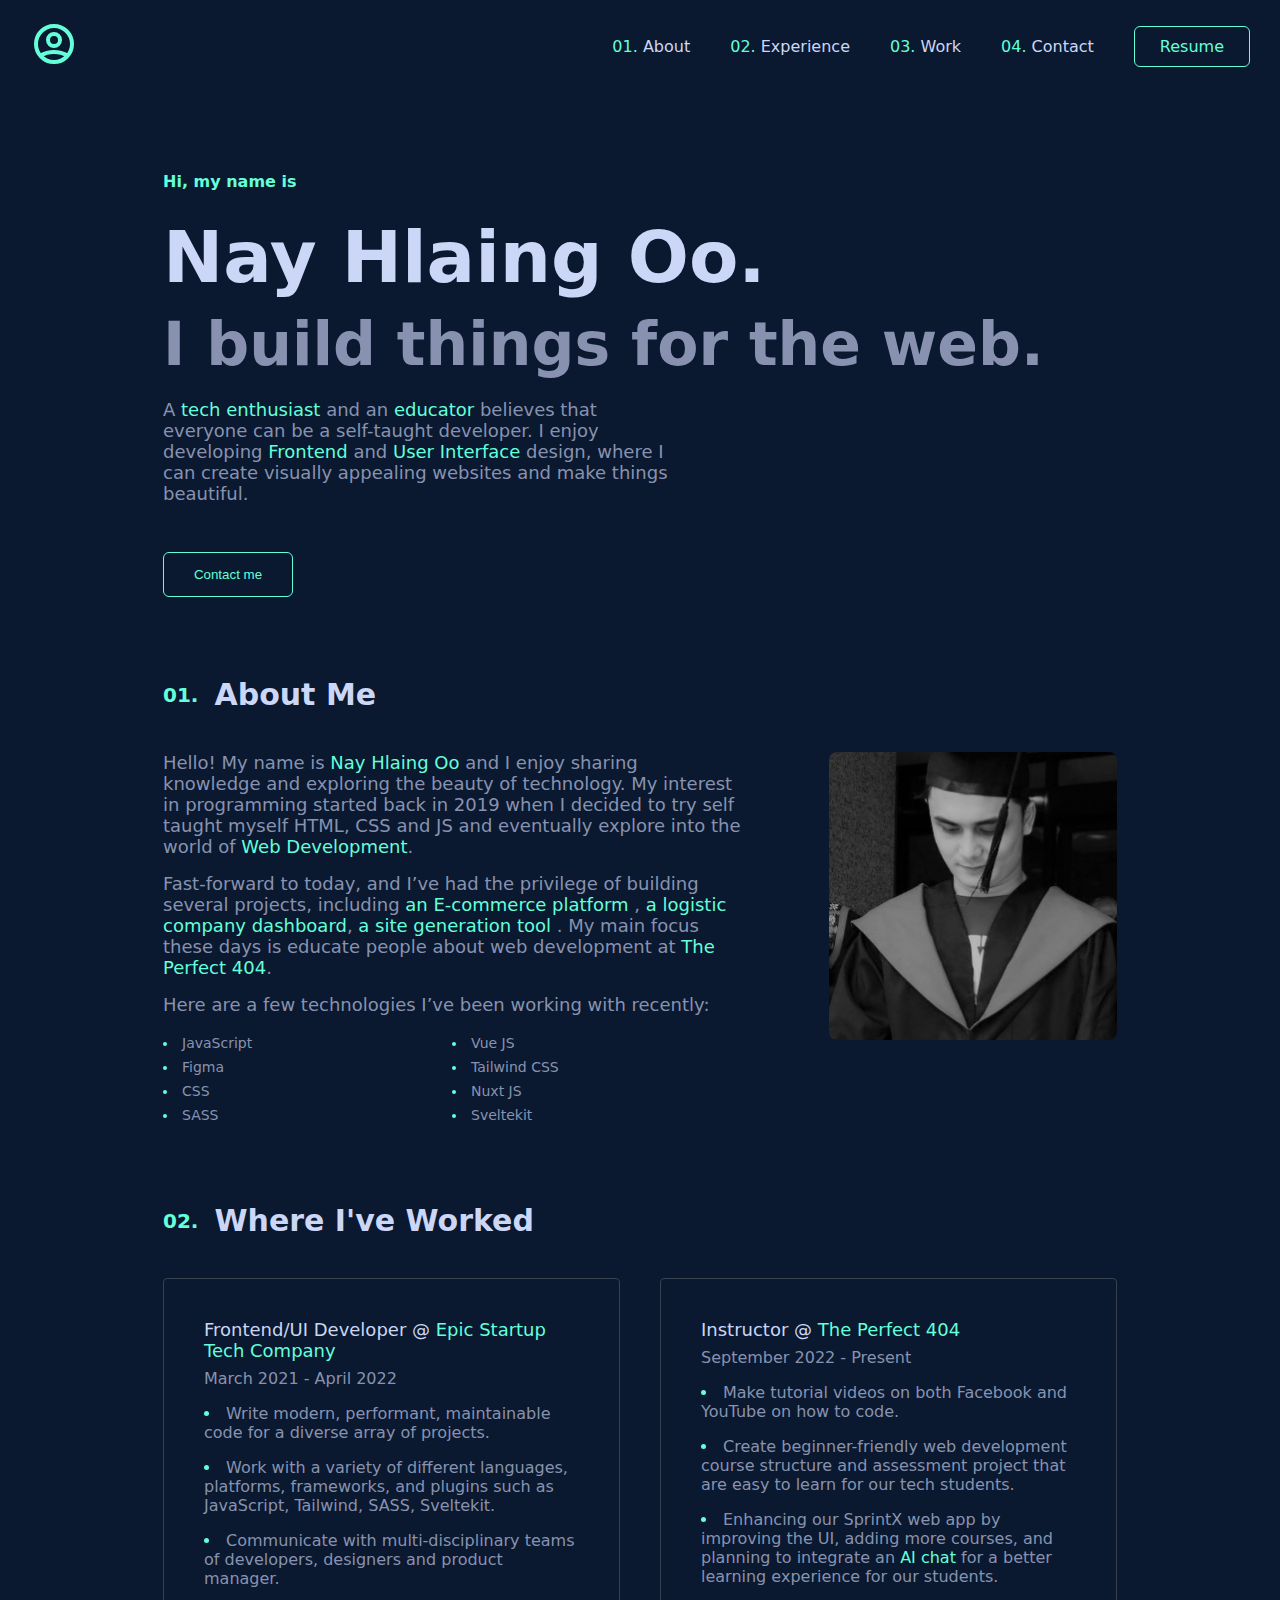
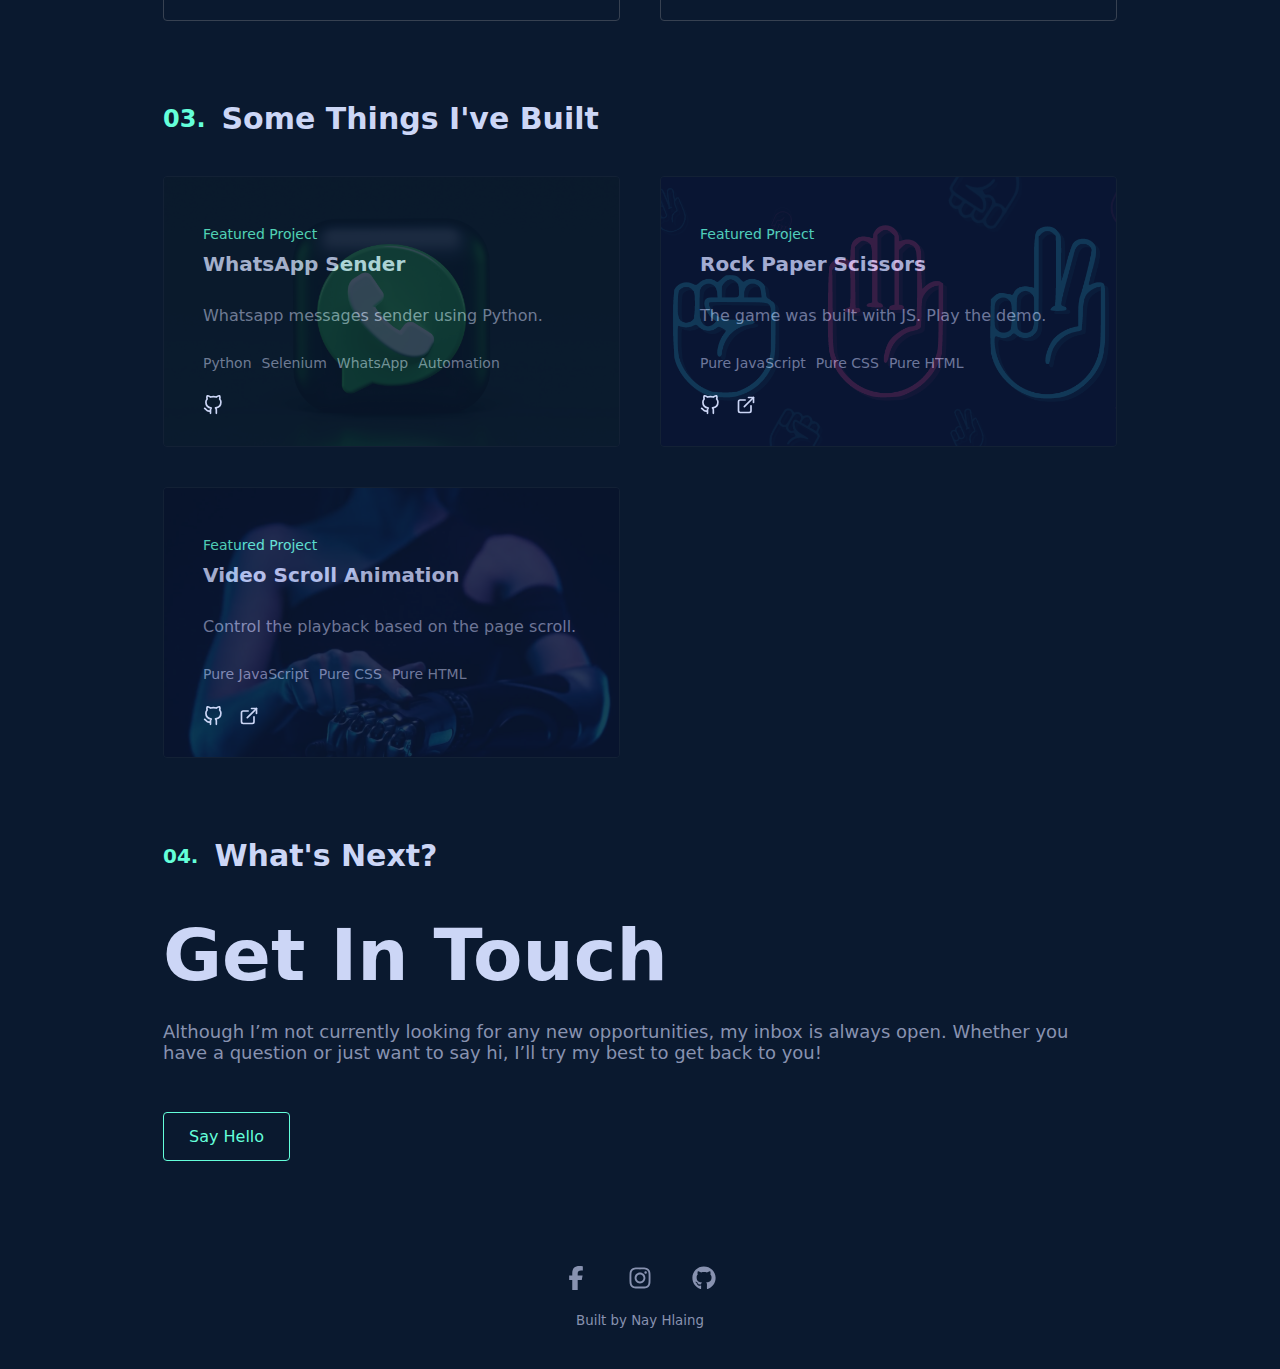
<file: portfolio/index.html>
<!DOCTYPE html>
<html lang="en">
  <head>
    <meta charset="UTF-8" />
    <meta name="viewport" content="width=device-width, initial-scale=1.0" />
    <title>Nay Hlaing Oo</title>
    <link rel="stylesheet" href="./styles/index.css" />
    <link rel="stylesheet" href="./styles/header.css" />
    <link rel="stylesheet" href="./styles/home.css" />
    <link rel="stylesheet" href="./styles/about.css" />
    <link rel="stylesheet" href="./styles/experience.css" />
    <link rel="stylesheet" href="./styles/work.css" />
    <link rel="stylesheet" href="./styles/contact.css" />
    <link rel="stylesheet" href="./styles/footer.css" />
    <!-- <script src="./app.js" defer></script> -->
  </head>

  <body>
    <header class="header">
      <div class="logo__container">
        <a href="/">
          <svg
            xmlns="http://www.w3.org/2000/svg"
            class="logo__image"
            fill="none"
            viewBox="0 0 24 24"
            stroke="currentColor"
            stroke-width="2"
          >
            <path
              stroke-linecap="round"
              stroke-linejoin="round"
              d="M5.121 17.804A13.937 13.937 0 0112 16c2.5 0 4.847.655 6.879 1.804M15 10a3 3 0 11-6 0 3 3 0 016 0zm6 2a9 9 0 11-18 0 9 9 0 0118 0z"
            />
          </svg>
        </a>
      </div>

      <nav class="navigation__container">
        <ol class="navigation__links">
          <li class="link__item">
            <span class="highlight"> 01. </span>
            <a class="link__name underline" href="#about"> About </a>
          </li>
          <li class="link__item">
            <span class="highlight">02.</span>
            <a class="link__name underline" href="#experience"> Experience </a>
          </li>
          <li class="link__item">
            <span class="highlight">03.</span>
            <a class="link__name underline" href="#work"> Work </a>
          </li>
          <li class="link__item">
            <span class="highlight">04.</span>
            <a class="link__name underline" href="#contact"> Contact </a>
          </li>
        </ol>

        <div>
          <a class="resume__link" href="#"> Resume </a>
        </div>
      </nav>

      <button class="mobile__navigation">
        <svg
          class="menu__icon"
          xmlns="http://www.w3.org/2000/svg"
          fill="none"
          viewBox="0 0 24 24"
          stroke="currentColor"
          stroke-width="2"
        >
          <path
            stroke-linecap="round"
            stroke-linejoin="round"
            d="M4 6h16M4 12h16m-7 6h7"
          />
        </svg>
      </button>
    </header>

    <main>
      <section id="home" class="home__section">
        <h4 class="home__title">Hi, my name is</h4>
        <h2 class="home__username">Nay Hlaing Oo.</h2>
        <h3 class="home__subtitle">I build things for the web.</h3>
        <p class="home__description">
          A
          <span class="highlight">tech enthusiast</span>
          and an
          <span class="highlight">educator</span>
          believes that everyone can be a self-taught developer. I enjoy
          developing <span class="highlight">Frontend</span> and
          <span class="highlight">User Interface</span> design, where I can
          create visually appealing websites and make things beautiful.
        </p>
        <button class="cta__link">Contact me</button>
      </section>

      <section id="about" class="about__section">
        <h2 class="about__title">
          <span class=""> 01. </span>
          About Me
        </h2>
        <div class="about__container">
          <div class="about__content">
            <div class="about__content--text">
              <p>
                Hello! My name is
                <span class="highlight">Nay Hlaing Oo</span>
                and I enjoy sharing knowledge and exploring the beauty of
                technology. My interest in programming started back in 2019 when
                I decided to try self taught myself HTML, CSS and JS and
                eventually explore into the world of
                <span class="highlight">Web Development</span>.
              </p>
              <p>
                Fast-forward to today, and I’ve had the privilege of building
                several projects, including
                <span class="highlight"> an E-commerce platform </span>,
                <span class="highlight"> a logistic company dashboard</span>,
                <span class="highlight"> a site generation tool </span>. My main
                focus these days is educate people about web development at
                <span class="highlight"> The Perfect 404</span>.
              </p>
              <p>
                Here are a few technologies I’ve been working with recently:
              </p>
            </div>
            <ul class="about__technologies">
              <li>JavaScript</li>
              <li>Vue JS</li>
              <li>Figma</li>
              <li>Tailwind CSS</li>
              <li>CSS</li>
              <li>Nuxt JS</li>
              <li>SASS</li>
              <li>Sveltekit</li>
            </ul>
          </div>
          <div class="about__image">
            <img src="../assets/nay-hlaing-oo-1.jpg" alt="profile" />
          </div>
        </div>
      </section>

      <section id="experience" class="experience__section">
        <h2 class="title">
          <span class="highlight"> 02. </span>Where I've Worked
        </h2>
        <div class="cards">
          <div>
            <h3>
              <span>Frontend/UI Developer</span>
              @
              <span class="link-underline"> Epic Startup Tech Company </span>
            </h3>
            <p>March 2021 - April 2022</p>
            <div>
              <ul>
                <li>
                  Write modern, performant, maintainable code for a diverse
                  array of projects.
                </li>
                <li>
                  Work with a variety of different languages, platforms,
                  frameworks, and plugins such as JavaScript, Tailwind, SASS,
                  Sveltekit.
                </li>
                <li>
                  Communicate with multi-disciplinary teams of developers,
                  designers and product manager.
                </li>
              </ul>
            </div>
          </div>
          <div>
            <h3>
              <span>Instructor</span>
              @
              <span class="link-underline"> The Perfect 404 </span>
            </h3>
            <p>September 2022 - Present</p>
            <div>
              <ul>
                <li>
                  Make tutorial videos on both Facebook and YouTube on how to
                  code.
                </li>
                <li>
                  Create beginner-friendly web development course structure and
                  assessment project that are easy to learn for our tech
                  students.
                </li>
                <li>
                  Enhancing our SprintX web app by improving the UI, adding more
                  courses, and planning to integrate an
                  <span class="highlight">AI chat</span> for a better learning
                  experience for our students.
                </li>
              </ul>
            </div>
          </div>
        </div>
      </section>

      <section id="work" class="work__section">
        <h2 class="work__title">
          <span> 03. </span>
          Some Things I've Built
        </h2>
        <ul class="work__cards">
          <li class="work__card">
            <div class="project__container">
              <p>Featured Project</p>
              <h3 class="project__title">
                <a href="#">WhatsApp Sender</a>
              </h3>
              <div class="project__description">
                <p>Whatsapp messages sender using Python.</p>
              </div>
              <ul class="project__technologies">
                <li>Python</li>
                <li>Selenium</li>
                <li>WhatsApp</li>
                <li>Automation</li>
              </ul>
              <div class="project__links">
                <a
                  class="z-10"
                  target="_blank"
                  href="https://github.com/nayhlaingoo"
                >
                  <svg
                    xmlns="http://www.w3.org/2000/svg"
                    role="img"
                    viewBox="0 0 24 24"
                    fill="none"
                    stroke="currentColor"
                    stroke-width="2"
                    stroke-linecap="round"
                    stroke-linejoin="round"
                    class="w-5 h-5 hover:text-[var(--primary-green)] transition-all duration-150"
                  >
                    <title>GitHub</title>
                    <path
                      d="M9 19c-5 1.5-5-2.5-7-3m14 6v-3.87a3.37 3.37 0 0 0-.94-2.61c3.14-.35 6.44-1.54 6.44-7A5.44 5.44 0 0 0 20 4.77 5.07 5.07 0 0 0 19.91 1S18.73.65 16 2.48a13.38 13.38 0 0 0-7 0C6.27.65 5.09 1 5.09 1A5.07 5.07 0 0 0 5 4.77a5.44 5.44 0 0 0-1.5 3.78c0 5.42 3.3 6.61 6.44 7A3.37 3.37 0 0 0 9 18.13V22"
                    ></path>
                  </svg>
                </a>
              </div>
            </div>

            <div class="project__image">
              <img src="../assets/Whatsapp.jpg" alt="whatsapp" />
            </div>
          </li>
          <li class="work__card">
            <div class="project__container">
              <p>Featured Project</p>
              <h3 class="project__title">
                <a href="#">Rock Paper Scissors</a>
              </h3>
              <div class="project__description">
                <p>The game was built with JS. Play the demo.</p>
              </div>
              <ul class="project__technologies">
                <li>Pure JavaScript</li>
                <li>Pure CSS</li>
                <li>Pure HTML</li>
              </ul>
              <div class="project__links">
                <a
                  class="z-10"
                  target="_blank"
                  href="https://github.com/nayhlaingoo"
                >
                  <svg
                    xmlns="http://www.w3.org/2000/svg"
                    role="img"
                    viewBox="0 0 24 24"
                    fill="none"
                    stroke="currentColor"
                    stroke-width="2"
                    stroke-linecap="round"
                    stroke-linejoin="round"
                  >
                    <title>GitHub</title>
                    <path
                      d="M9 19c-5 1.5-5-2.5-7-3m14 6v-3.87a3.37 3.37 0 0 0-.94-2.61c3.14-.35 6.44-1.54 6.44-7A5.44 5.44 0 0 0 20 4.77 5.07 5.07 0 0 0 19.91 1S18.73.65 16 2.48a13.38 13.38 0 0 0-7 0C6.27.65 5.09 1 5.09 1A5.07 5.07 0 0 0 5 4.77a5.44 5.44 0 0 0-1.5 3.78c0 5.42 3.3 6.61 6.44 7A3.37 3.37 0 0 0 9 18.13V22"
                    ></path>
                  </svg>
                </a>
                <a
                  class="z-10"
                  target="_blank"
                  href="https://rock-paper-scissors-five-kohl.vercel.app/"
                >
                  <svg
                    xmlns="http://www.w3.org/2000/svg"
                    role="img"
                    viewBox="0 0 24 24"
                    fill="none"
                    stroke="currentColor"
                    stroke-width="2"
                    stroke-linecap="round"
                    stroke-linejoin="round"
                  >
                    <title>External Link</title>
                    <path
                      d="M18 13v6a2 2 0 0 1-2 2H5a2 2 0 0 1-2-2V8a2 2 0 0 1 2-2h6"
                    ></path>
                    <polyline points="15 3 21 3 21 9"></polyline>
                    <line x1="10" y1="14" x2="21" y2="3"></line>
                  </svg>
                </a>
              </div>
            </div>

            <div class="project__image">
              <img
                src="../assets/rock-paper-scissors.png"
                alt="rock-paper-scissors-game"
              />
            </div>
          </li>
          <li class="work__card">
            <div class="project__container">
              <p>Featured Project</p>
              <h3 class="project__title">
                <a href="#">Video Scroll Animation</a>
              </h3>
              <div class="project__description">
                <p>Control the playback based on the page scroll.</p>
              </div>
              <ul class="project__technologies">
                <li>Pure JavaScript</li>
                <li>Pure CSS</li>
                <li>Pure HTML</li>
              </ul>
              <div class="project__links">
                <a
                  class="z-10"
                  target="_blank"
                  href="https://github.com/nayhlaingoo"
                >
                  <svg
                    xmlns="http://www.w3.org/2000/svg"
                    role="img"
                    viewBox="0 0 24 24"
                    fill="none"
                    stroke="currentColor"
                    stroke-width="2"
                    stroke-linecap="round"
                    stroke-linejoin="round"
                  >
                    <title>GitHub</title>
                    <path
                      d="M9 19c-5 1.5-5-2.5-7-3m14 6v-3.87a3.37 3.37 0 0 0-.94-2.61c3.14-.35 6.44-1.54 6.44-7A5.44 5.44 0 0 0 20 4.77 5.07 5.07 0 0 0 19.91 1S18.73.65 16 2.48a13.38 13.38 0 0 0-7 0C6.27.65 5.09 1 5.09 1A5.07 5.07 0 0 0 5 4.77a5.44 5.44 0 0 0-1.5 3.78c0 5.42 3.3 6.61 6.44 7A3.37 3.37 0 0 0 9 18.13V22"
                    ></path>
                  </svg>
                </a>
                <a
                  class="z-10"
                  target="_blank"
                  href="https://video-scroll-js-animation.vercel.app/"
                >
                  <svg
                    xmlns="http://www.w3.org/2000/svg"
                    role="img"
                    viewBox="0 0 24 24"
                    fill="none"
                    stroke="currentColor"
                    stroke-width="2"
                    stroke-linecap="round"
                    stroke-linejoin="round"
                  >
                    <title>External Link</title>
                    <path
                      d="M18 13v6a2 2 0 0 1-2 2H5a2 2 0 0 1-2-2V8a2 2 0 0 1 2-2h6"
                    ></path>
                    <polyline points="15 3 21 3 21 9"></polyline>
                    <line x1="10" y1="14" x2="21" y2="3"></line>
                  </svg>
                </a>
              </div>
            </div>

            <div class="project__image">
              <img
                src="../assets/video-scroll-js-animation.png"
                alt="video-scroll-js-animation"
              />
            </div>
          </li>
        </ul>
      </section>

      <section id="contact" class="contact__section">
        <h2 class="contact__title">
          <span> 04. </span>
          What's Next?
        </h2>
        <div class="contact__container">
          <div class="contact__content">
            <h3>Get In Touch</h3>
            <p>
              Although I’m not currently looking for any new opportunities, my
              inbox is always open. Whether you have a question or just want to
              say hi, I’ll try my best to get back to you!
            </p>
          </div>
          <div class="contact__cta">
            <a href="#"> Say Hello </a>
          </div>
        </div>
      </section>
    </main>

    <footer class="footer__container">
      <ul class="footer__socials">
        <li class="social__item">
          <a
            class="social__link"
            href="https://www.facebook.com/profile.php?id=61551756930748"
            target="_blank"
          >
            <svg
              class="social__icon"
              xmlns="http://www.w3.org/2000/svg"
              height="14"
              width="8"
              viewBox="0 0 320 512"
            >
              <path
                d="M80 299.3V512H196V299.3h86.5l18-97.8H196V166.9c0-51.7 20.3-71.5 72.7-71.5c16.3 0 29.4 .4 37 1.2V7.9C291.4 4 256.4 0 236.2 0C129.3 0 80 50.5 80 159.4v42.1H14v97.8H80z"
              />
            </svg>
          </a>
        </li>

        <li class="social__item">
          <a
            class="social__link"
            href="https://www.instagram.com/nayhlaingoo_93/"
            target="_blank"
          >
            <svg
              class="social__icon"
              xmlns="http://www.w3.org/2000/svg"
              height="16"
              width="14"
              viewBox="0 0 448 512"
            >
              <path
                d="M224.1 141c-63.6 0-114.9 51.3-114.9 114.9s51.3 114.9 114.9 114.9S339 319.5 339 255.9 287.7 141 224.1 141zm0 189.6c-41.1 0-74.7-33.5-74.7-74.7s33.5-74.7 74.7-74.7 74.7 33.5 74.7 74.7-33.6 74.7-74.7 74.7zm146.4-194.3c0 14.9-12 26.8-26.8 26.8-14.9 0-26.8-12-26.8-26.8s12-26.8 26.8-26.8 26.8 12 26.8 26.8zm76.1 27.2c-1.7-35.9-9.9-67.7-36.2-93.9-26.2-26.2-58-34.4-93.9-36.2-37-2.1-147.9-2.1-184.9 0-35.8 1.7-67.6 9.9-93.9 36.1s-34.4 58-36.2 93.9c-2.1 37-2.1 147.9 0 184.9 1.7 35.9 9.9 67.7 36.2 93.9s58 34.4 93.9 36.2c37 2.1 147.9 2.1 184.9 0 35.9-1.7 67.7-9.9 93.9-36.2 26.2-26.2 34.4-58 36.2-93.9 2.1-37 2.1-147.8 0-184.8zM398.8 388c-7.8 19.6-22.9 34.7-42.6 42.6-29.5 11.7-99.5 9-132.1 9s-102.7 2.6-132.1-9c-19.6-7.8-34.7-22.9-42.6-42.6-11.7-29.5-9-99.5-9-132.1s-2.6-102.7 9-132.1c7.8-19.6 22.9-34.7 42.6-42.6 29.5-11.7 99.5-9 132.1-9s102.7-2.6 132.1 9c19.6 7.8 34.7 22.9 42.6 42.6 11.7 29.5 9 99.5 9 132.1s2.7 102.7-9 132.1z"
              />
            </svg>
          </a>
        </li>

        <li class="social__item">
          <a
            class="social__link"
            target="_blank"
            href="https://github.com/nayhlaingoo"
          >
            <svg
              class="social__icon"
              xmlns="http://www.w3.org/2000/svg"
              height="16"
              width="15.5"
              viewBox="0 0 496 512"
            >
              <path
                d="M165.9 397.4c0 2-2.3 3.6-5.2 3.6-3.3 .3-5.6-1.3-5.6-3.6 0-2 2.3-3.6 5.2-3.6 3-.3 5.6 1.3 5.6 3.6zm-31.1-4.5c-.7 2 1.3 4.3 4.3 4.9 2.6 1 5.6 0 6.2-2s-1.3-4.3-4.3-5.2c-2.6-.7-5.5 .3-6.2 2.3zm44.2-1.7c-2.9 .7-4.9 2.6-4.6 4.9 .3 2 2.9 3.3 5.9 2.6 2.9-.7 4.9-2.6 4.6-4.6-.3-1.9-3-3.2-5.9-2.9zM244.8 8C106.1 8 0 113.3 0 252c0 110.9 69.8 205.8 169.5 239.2 12.8 2.3 17.3-5.6 17.3-12.1 0-6.2-.3-40.4-.3-61.4 0 0-70 15-84.7-29.8 0 0-11.4-29.1-27.8-36.6 0 0-22.9-15.7 1.6-15.4 0 0 24.9 2 38.6 25.8 21.9 38.6 58.6 27.5 72.9 20.9 2.3-16 8.8-27.1 16-33.7-55.9-6.2-112.3-14.3-112.3-110.5 0-27.5 7.6-41.3 23.6-58.9-2.6-6.5-11.1-33.3 2.6-67.9 20.9-6.5 69 27 69 27 20-5.6 41.5-8.5 62.8-8.5s42.8 2.9 62.8 8.5c0 0 48.1-33.6 69-27 13.7 34.7 5.2 61.4 2.6 67.9 16 17.7 25.8 31.5 25.8 58.9 0 96.5-58.9 104.2-114.8 110.5 9.2 7.9 17 22.9 17 46.4 0 33.7-.3 75.4-.3 83.6 0 6.5 4.6 14.4 17.3 12.1C428.2 457.8 496 362.9 496 252 496 113.3 383.5 8 244.8 8zM97.2 352.9c-1.3 1-1 3.3 .7 5.2 1.6 1.6 3.9 2.3 5.2 1 1.3-1 1-3.3-.7-5.2-1.6-1.6-3.9-2.3-5.2-1zm-10.8-8.1c-.7 1.3 .3 2.9 2.3 3.9 1.6 1 3.6 .7 4.3-.7 .7-1.3-.3-2.9-2.3-3.9-2-.6-3.6-.3-4.3 .7zm32.4 35.6c-1.6 1.3-1 4.3 1.3 6.2 2.3 2.3 5.2 2.6 6.5 1 1.3-1.3 .7-4.3-1.3-6.2-2.2-2.3-5.2-2.6-6.5-1zm-11.4-14.7c-1.6 1-1.6 3.6 0 5.9 1.6 2.3 4.3 3.3 5.6 2.3 1.6-1.3 1.6-3.9 0-6.2-1.4-2.3-4-3.3-5.6-2z"
              />
            </svg>
          </a>
        </li>
      </ul>

      <div>
        <small>Built by Nay Hlaing</small>
      </div>
    </footer>
  </body>
</html>
</file>
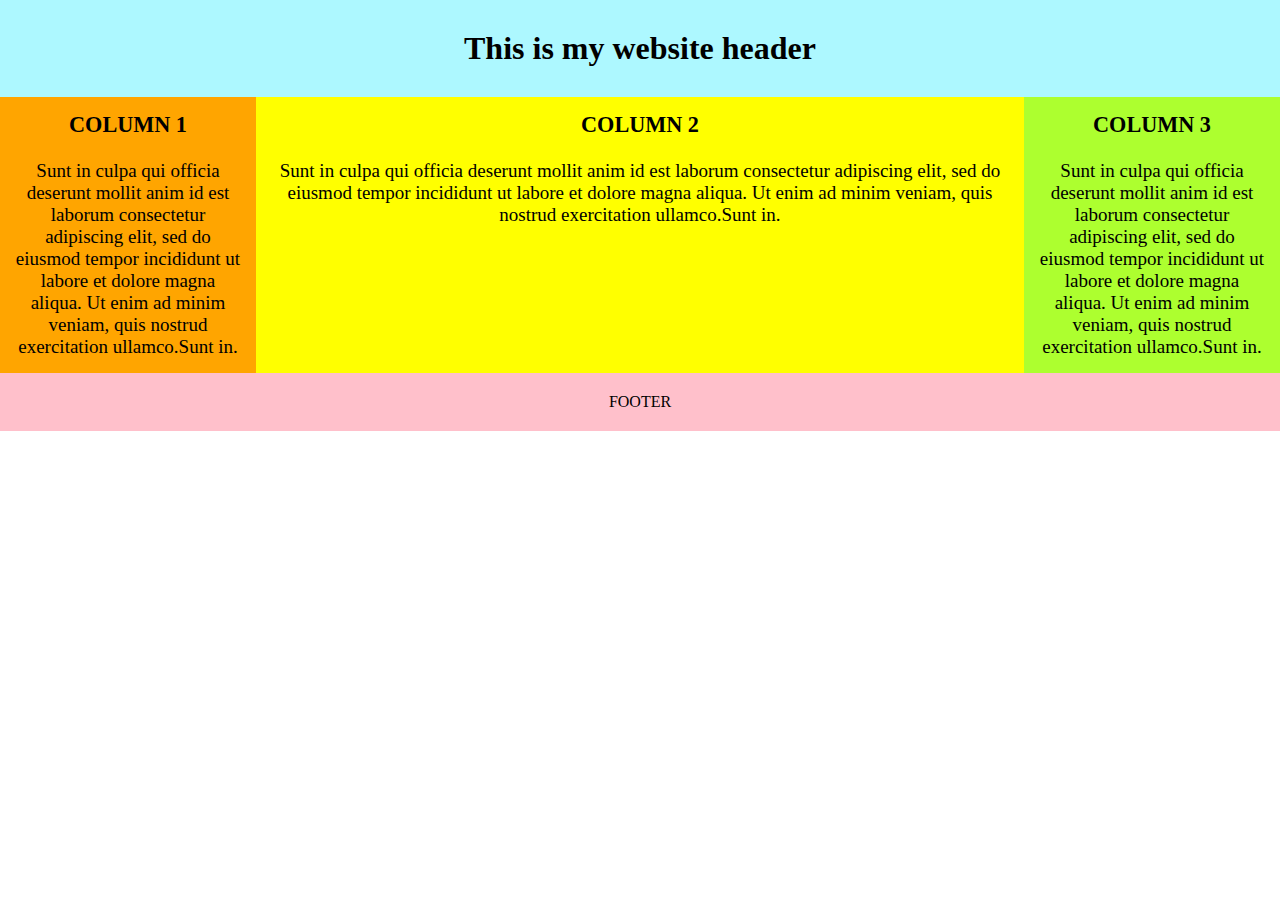
<file: responsive-layout/index.html>
<!DOCTYPE html>
<html lang="en">
  <head>
    <meta charset="UTF-8" />
    <meta name="viewport" content="width=device-width, initial-scale=1.0" />
    <title>Responsive Layout</title>
  </head>
  <body>
    <header><h1>This is my website header</h1></header>
    <main>
      <div class="column column1">
        <h3>COLUMN 1</h3>
        <br />
        <article>
          Sunt in culpa qui officia deserunt mollit anim id est laborum
          consectetur adipiscing elit, sed do eiusmod tempor incididunt ut
          labore et dolore magna aliqua. Ut enim ad minim veniam, quis nostrud
          exercitation ullamco.Sunt in.
        </article>
      </div>
      <div class="column column2">
        <h3>COLUMN 2</h3>
        <br />
        <article>
          Sunt in culpa qui officia deserunt mollit anim id est laborum
          consectetur adipiscing elit, sed do eiusmod tempor incididunt ut
          labore et dolore magna aliqua. Ut enim ad minim veniam, quis nostrud
          exercitation ullamco.Sunt in.
        </article>
      </div>
      <div class="column column3">
        <h3>COLUMN 3</h3>
        <br />
        <article>
          Sunt in culpa qui officia deserunt mollit anim id est laborum
          consectetur adipiscing elit, sed do eiusmod tempor incididunt ut
          labore et dolore magna aliqua. Ut enim ad minim veniam, quis nostrud
          exercitation ullamco.Sunt in.
        </article>
      </div>
    </main>
    <footer>FOOTER</footer>
  </body>

  <style>
    html,
    body {
      width: 100%;
      height: 100%;
    }

    * {
      margin: 0;
      padding: 0;
      box-sizing: border-box;
    }

    header {
      padding: 30px 10px;
      text-align: center;
      background: #adf8ff;
    }

    /* making a three column layout */
    main {
      display: flex;
      flex-wrap: wrap;
      min-height: 250px;
      text-align: center;
    }
    .column {
      font-size: 19px;
      padding: 15px;
    }

    .column1 {
      /* width takes 20% of the flex container */
      width: 20%;
      background-color: orange;
    }

    .column2 {
      /* width takes 60% of the flex container */
      width: 60%;
      background-color: yellow;
    }

    .column3 {
      /* width takes 20% of the flex container */
      width: 20%;
      background-color: greenyellow;
    }

    footer {
      background-color: pink;
      text-align: center;
      padding-block: 20px;
    }

    /* for tablets and smaller devices. */
    @media screen and (max-width: 768px) {
      /* set column1 and column2 to 50% width each */
      .column1,
      .column2 {
        width: 50%;
      }

      /* set column3 to 100% width */
      .column3 {
        width: 100%;
      }
    }

    /* for mobile devices */
    @media screen and (max-width: 450px) {
      .column1,
      .column2,
      .column3 {
        width: 100%;
      }
    }
  </style>
</html>
</file>
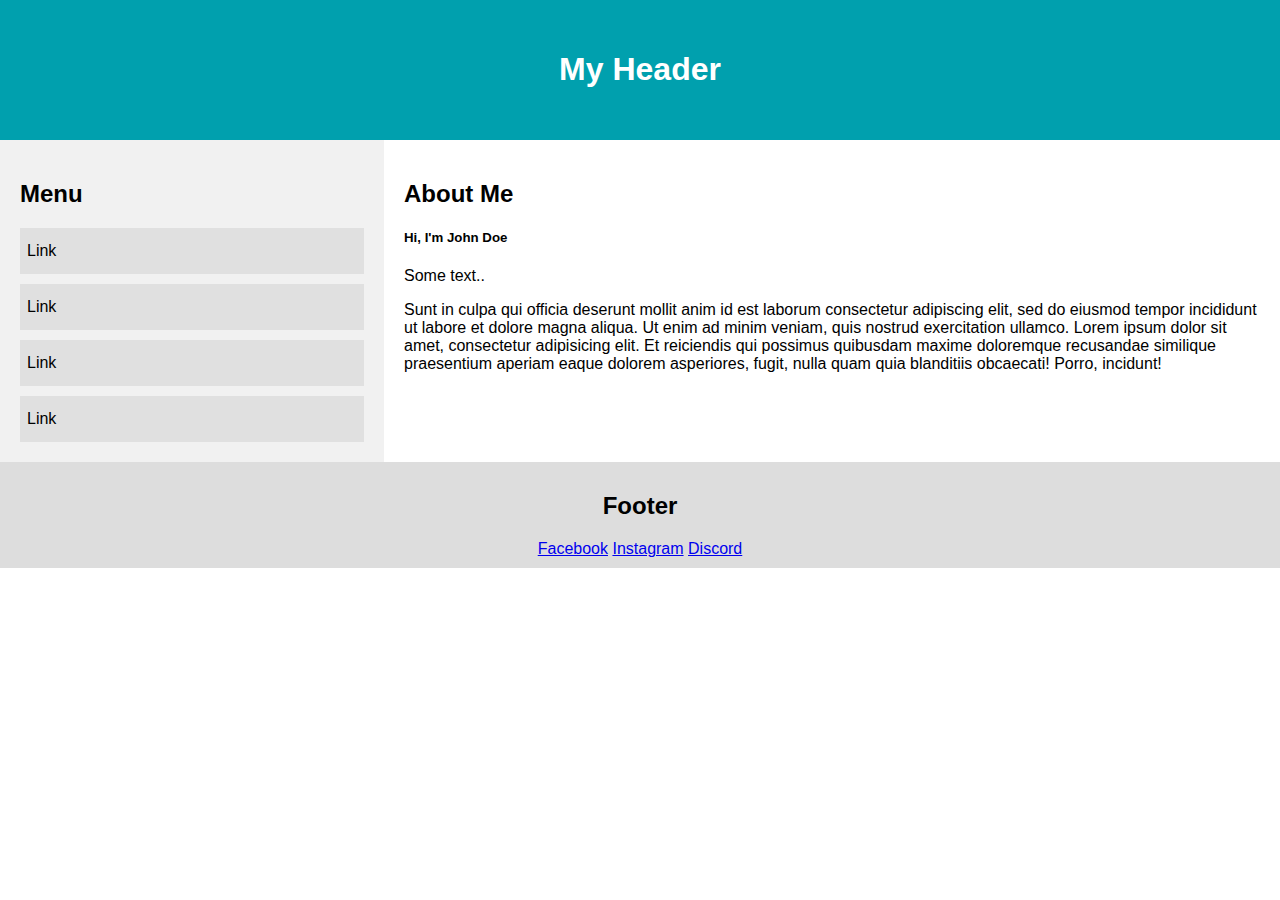
<file: layout-replication.html>
<!DOCTYPE html>
<html>
  <head>
    <meta charset="UTF-8" />
    <meta name="viewport" content="width=device-width, initial-scale=1" />
    <title>Responsive Layout Replication</title>
    <style>
      * {
        box-sizing: border-box;
      }

      /* Style the body */
      body {
        font-family: Arial;
        margin: 0;
      }

      /* Header/logo Title */
      .header {
        padding: 30px;
        text-align: center;
        background: #00a0ae;
        color: white;
      }

      /* Column container */
      .row {
        display: flex;
        flex-wrap: wrap;
      }

      /* Create two unequal columns that sits next to each other */
      /* Sidebar/left column */
      .sidebar {
        flex: 30%;
        background-color: #f1f1f1;
        padding: 20px;
        /* flex-direction: column; */
      }

      .sidebar > .sidebar-nav {
        display: flex;
        flex-direction: column;
        gap: 10px;
      }

      .sidebar-nav > a {
        color: #000;
        padding: 14px 7px;
        text-decoration: none;
        text-align: left;
        background-color: #e0e0e0;
        cursor: pointer;
      }

      .sidebar-nav > a:hover {
        background-color: #c5c5c5;
      }

      /* Main column */
      .main {
        flex: 70%;
        background-color: white;
        padding: 20px;
      }

      /* Footer */
      .footer {
        padding: 10px;
        text-align: center;
        background: #ddd;
      }

      /* Responsive layout - when the screen is less than 700px wide, make the two columns stack on top of each other instead of next to each other */
      @media screen and (max-width: 700px) {
        .row {
          flex-direction: column;
        }
        .sidebar > .sidebar-nav {
          flex-direction: row;
        }
        .sidebar-nav a {
          padding: 9px 12px;
        }
      }
    </style>
  </head>
  <body>
    <!-- Header -->
    <div class="header">
      <h1>My Header</h1>
    </div>

    <!-- The flexible grid (content) -->
    <div class="row">
      <div class="sidebar">
        <h2>Menu</h2>
        <div class="sidebar-nav">
          <a href="#">Link</a>
          <a href="#">Link</a>
          <a href="#">Link</a>
          <a href="#">Link</a>
        </div>
      </div>
      <div class="main">
        <h2>About Me</h2>
        <h5>Hi, I'm John Doe</h5>
        <p>Some text..</p>
        <p>
          Sunt in culpa qui officia deserunt mollit anim id est laborum
          consectetur adipiscing elit, sed do eiusmod tempor incididunt ut
          labore et dolore magna aliqua. Ut enim ad minim veniam, quis nostrud
          exercitation ullamco. Lorem ipsum dolor sit amet, consectetur
          adipisicing elit. Et reiciendis qui possimus quibusdam maxime
          doloremque recusandae similique praesentium aperiam eaque dolorem
          asperiores, fugit, nulla quam quia blanditiis obcaecati! Porro,
          incidunt!
        </p>
      </div>
    </div>

    <!-- Footer -->
    <div class="footer">
      <h2>Footer</h2>
      <a href="#">Facebook</a>
      <a href="#">Instagram</a>
      <a href="#">Discord</a>
    </div>
  </body>
</html>
</file>
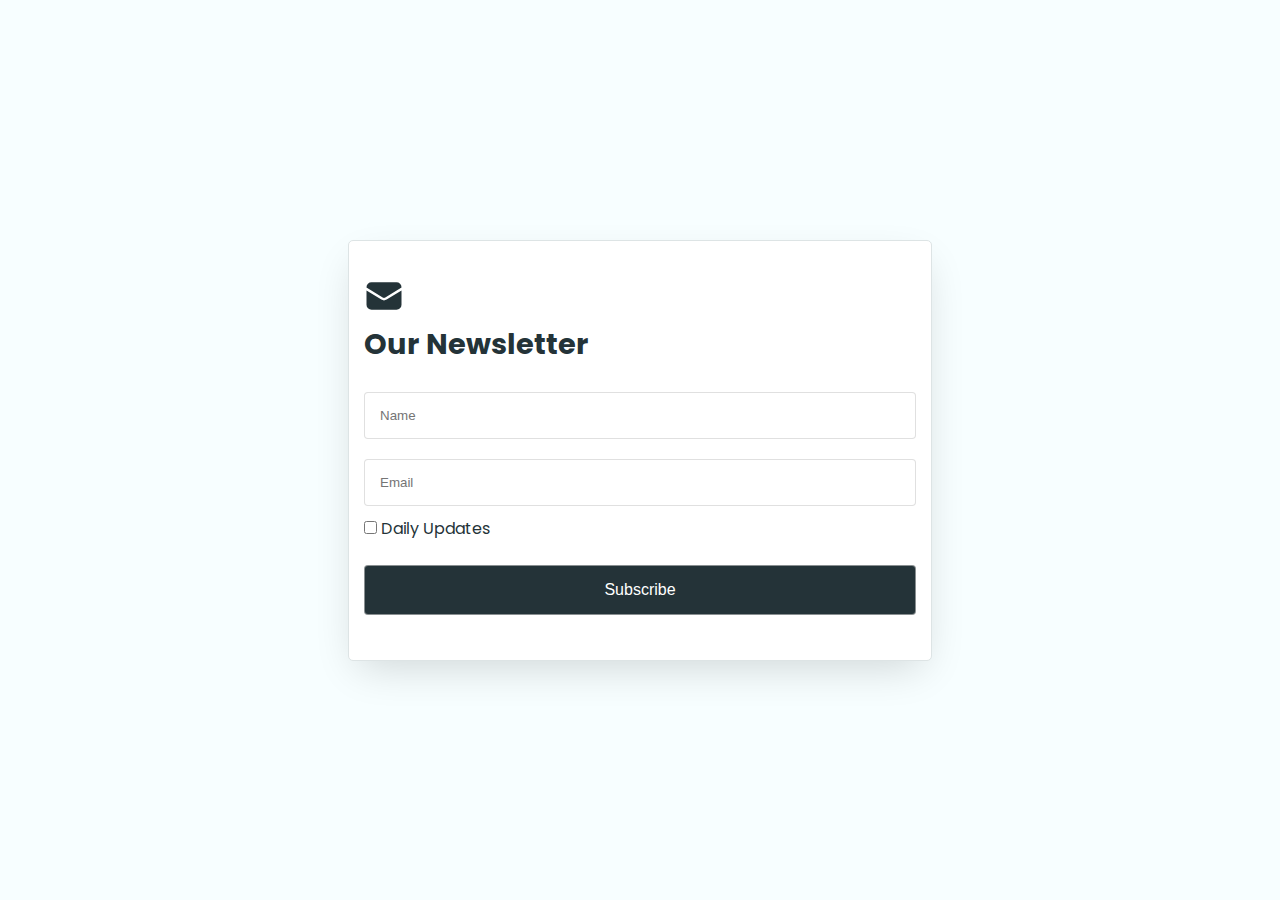
<file: newsletter.html>
<!DOCTYPE html>
<html lang="en">
  <head>
    <meta charset="UTF-8" />
    <meta http-equiv="X-UA-Compatible" content="IE=edge" />
    <meta name="viewport" content="width=device-width, initial-scale=1.0" />
    <title>Newsletter</title>
    <style>
      @import url("https://fonts.googleapis.com/css2?family=Poppins&display=swap");
      * {
        margin: 0;
        padding: 0;
        box-sizing: border-box;
      }

      html,
      body {
        width: 100%;
        height: 100%;
        font-family: "Poppins", sans-serif;
        background-color: #f7feff;
        color: #243338;
        display: flex;
        justify-content: center;
        align-items: center;
      }

      form {
        border: 1px solid #dde4e5;
        background: #fff;
        box-shadow: 0 15px 40px -10px #0000002a;
        padding: 35px 15px;
        margin: 0px 10px;
        border-radius: 5px;
      }

      .hero .icon {
        width: 40px;
      }
      .hero h2 {
        font-size: 1.8rem;
        margin-bottom: 1rem;
      }

      input[type="text"],
      input[type="email"],
      input[type="submit"] {
        width: 100%;
        padding: 15px;
        margin: 10px 0;
        display: inline-block;
        border: 1px solid #cccccc9a;
        box-sizing: border-box;
        border-radius: 4px;
      }
      input[type="text"]:focus,
      input[type="email"]:focus {
        outline: 1px solid #0000ff59;
      }

      .btn input[type="submit"] {
        background-color: #243338;
        color: #fff;
        font-size: 1rem;
        margin-top: 1.5rem;
        cursor: pointer;
        transition: background-color 0.2s;
      }

      .btn input[type="submit"]:hover {
        background-color: #2d4047e3;
      }
    </style>
  </head>
  <body>
    <form>
      <div class="hero">
        <div class="icon">
          <svg
            xmlns="http://www.w3.org/2000/svg"
            viewBox="0 0 24 24"
            fill="currentColor"
          >
            <path
              d="M1.5 8.67v8.58a3 3 0 003 3h15a3 3 0 003-3V8.67l-8.928 5.493a3 3 0 01-3.144 0L1.5 8.67z"
            />
            <path
              d="M22.5 6.908V6.75a3 3 0 00-3-3h-15a3 3 0 00-3 3v.158l9.714 5.978a1.5 1.5 0 001.572 0L22.5 6.908z"
            />
          </svg>
        </div>
        <h2>Our Newsletter</h2>
      </div>
      <div class="input_group">
        <input type="text" name="name" placeholder="Name" required />
        <input type="email" name="email" placeholder="Email" required />
        <label>
          <input type="checkbox" name="subscribe" /> Daily Updates
        </label>
      </div>
      <div class="btn">
        <input type="submit" value="Subscribe" />
      </div>
    </form>
  </body>
</html>
</file>
<file: portfolio/styles/index.css>
:root {
  --primary-green: #64ffda;
  --secondary-gray: #ccd6f6;
  --text-sm: 0.875rem;
  --text-base: 1rem;
  --text-lg: 1.125rem;
  --text-xl: 1.25rem;
  --text-2xl: 1.5rem;
  --text-3xl: 1.875rem;
  --text-4xl: 2.25rem;
  --text-5xl: 3rem;
  --text-6xl: 3.75rem;
  --text-7xl: 4.5rem;
}

/* Remove Default Style */
* {
  padding: 0;
  margin: 0;
  box-sizing: border-box;
}

html,
body {
  scroll-behavior: smooth;
  scroll-padding-top: 9rem;
}

html {
  font-family: system-ui, -apple-system, BlinkMacSystemFont, "Segoe UI", Roboto,
    "Helvetica Neue", Arial, "Noto Sans", sans-serif, "Apple Color Emoji",
    "Segoe UI Emoji", "Segoe UI Symbol", "Noto Color Emoji";
}

body {
  background-color: #0a192f;
  color: #8892b0;
}

main {
  width: 100%;
  padding-inline: 15px;
  margin: 0 auto;
  max-width: 48rem;
}

section {
  scroll-snap-align: center;
}

@media (min-width: 640px) {
  main {
    padding-inline: 25px;
  }
}

@media (min-width: 1280px) {
  main {
    max-width: 64rem;
  }
}

/* .underline {
  border-bottom-width: 0;
  background-image: linear-gradient(transparent, transparent),
    linear-gradient(var(--primary-green), var(--primary-green));
  background-size: 0 2px;
  background-position: 0 100%;
  background-repeat: no-repeat;
  transition: background-size 0.2s ease-in-out;
} */

/* .underline:hover {
  background-size: 100% 2px;
  background-position: 0 100%;
} */

.highlight {
  color: var(--primary-green);
}
</file>
<file: portfolio/styles/header.css>
/* Header */
.header {
  display: flex;
  padding: 20px 15px;
  position: sticky;
  top: 0;
  z-index: 50;
  background-color: #0a192f;
  transition: transform 0.2s;
}

/* Logo */
.logo__container {
  flex: 1;
}

.logo__image {
  width: 3rem;
  height: 3rem;
  color: var(--primary-green);
}

/* Navigation Container */
.navigation__container {
  display: none;
  align-items: center;
}

.navigation__links {
  display: flex;
  align-items: center;
  margin-right: 2.5rem;
}

.navigation__links > * + * {
  margin-left: 2.5rem;
}

/* Navigation Link */
.link__item {
  list-style: none;
}

.link__name {
  color: #ccd6f6;
  text-decoration: none;
}

.link__name:hover {
  color: var(--primary-green);
}

.resume__link {
  border: 1px solid var(--primary-green);
  color: var(--primary-green);
  border-radius: 0.375rem;
  text-decoration: none;
  width: 130px;
  padding: 10px 25px;
}

.resume__link:hover {
  color: #0a192f;
  background-color: var(--primary-green);
  transition-property: all;
  transition-timing-function: cubic-bezier(0.4, 0, 0.2, 1);
  transition-duration: 150ms;
}

/* Mobile: Navigation */
.mobile__navigation {
  cursor: pointer;
  background-color: transparent;
  border: none;
}

.menu__icon {
  width: 2.5rem;
  height: 2.5rem;
  color: var(--primary-green);
}

.header--hidden {
  transform: translateY(-100%);
}

/* Media Queries */
@media (min-width: 768px) {
  .navigation__container {
    display: flex;
  }
  .mobile__navigation {
    display: none;
  }
  .header {
    padding-inline: 30px;
  }
}
</file>
<file: portfolio/styles/home.css>
.home__section {
  display: flex;
  flex-direction: column;
  padding-block: 5rem;
  padding-inline: 10px;
}

.home__title {
  margin-bottom: 1.5rem;
  color: var(--primary-green);
}

.home__username {
  color: #ccd6f6;
  font-size: var(--text-4xl);
  font-weight: 600;
}

.home__subtitle {
  margin-top: 0.625rem;
  font-size: var(--text-3xl);
  font-weight: 600;
}

.home__description {
  max-width: 32rem;
  margin-top: 1.25rem;
  font-size: var(--text-lg);
}

.cta__link {
  border: 1px solid var(--primary-green);
  color: var(--primary-green);
  border-radius: 0.375rem;
  text-decoration: none;
  background-color: transparent;
  margin-top: 3rem;
  width: 130px;
  padding: 14px 25px;
}

.cta__link:hover {
  color: #0a192f;
  background-color: var(--primary-green);
  transition-property: all;
  transition-timing-function: cubic-bezier(0.4, 0, 0.2, 1);
  transition-duration: 150ms;
}

@media (min-width: 640px) {
  .home__username {
    font-size: var(--text-5xl);
  }

  .home__subtitle {
    font-size: var(--text-4xl);
  }
}

@media (min-width: 768px) {
  .home__username {
    font-size: var(--text-7xl);
  }

  .home__subtitle {
    font-size: var(--text-6xl);
  }
}
</file>
<file: portfolio/styles/about.css>
.about__section {
  display: flex;
  flex-direction: column;
  justify-content: center;
  padding-inline: 10px;
  padding-bottom: 5rem;
}

.about__section > * + * {
  margin-top: 2.5rem;
}

.about__title {
  display: flex;
  align-items: center;
  color: #ccd6f6;
  font-size: var(--text-xl);
  font-weight: 600;
}

.about__title > span {
  font-size: var(--text-base);
  color: var(--primary-green);
  padding-right: 1rem;
}

.about__container {
  display: flex;
  flex-direction: column;
  align-items: center;
}

.about__container > * + * {
  margin-top: 3rem;
}

.about__content {
  flex: 1;
  padding-right: 2.5rem;
}

.about__content > * + * {
  margin-top: 1.25rem;
}

.about__image {
  width: 100%;
  height: 25rem;
  position: relative;
  border-radius: 0.5rem;
}

.about__image > img {
  position: absolute;
  z-index: 10;
  top: 0;
  left: 0;
  bottom: 0;
  right: 0;
  width: 100%;
  height: 100%;
  border-radius: 0.5rem;
  object-fit: cover;
  object-position: center;
}

.about__content--text {
  font-size: var(--text-lg);
}

.about__content--text > * + * {
  margin-top: 1rem;
}

.about__technologies {
  display: grid;
  grid-template-columns: repeat(2, minmax(0, 1fr));
  row-gap: 0.5rem;
  font-size: var(--text-sm);
  list-style-type: disc;
  list-style-position: inside;
}

.about__technologies > li::marker {
  color: var(--primary-green);
}

@media (min-width: 640px) {
  .about__title {
    font-size: var(--text-2xl);
  }

  .about__title > span {
    font-size: var(--text-lg);
  }
  .about__image > img {
    object-position: 0 -7rem;
  }
  .about__image {
    height: 27rem;
  }
}

@media (min-width: 1024px) {
  .about__title {
    font-size: var(--text-3xl);
  }
  .about__image {
    width: 18rem;
    height: 18rem;
    position: relative;
    border-radius: 0.5rem;
  }
  .about__image > img {
    object-position: unset;
  }

  .about__title > span {
    font-size: var(--text-xl);
  }

  .about__container {
    flex-direction: row;
    align-items: flex-start;
    justify-content: space-between;
  }

  .about__container > * + * {
    margin-top: 0;
    margin-left: 3rem;
  }
}
</file>
<file: portfolio/styles/experience.css>
.experience__section {
  display: flex;
  flex-direction: column;
  justify-content: center;
  padding-inline: 10px;
  padding-bottom: 5rem;
}

.experience__section > * + * {
  margin-top: 2.5rem;
}

.experience__section > .title {
  display: flex;
  align-items: center;
  color: #ccd6f6;
  font-size: var(--text-xl);
  font-weight: 600;
}

.experience__section > .title > span {
  font-size: var(--text-base);
  color: var(--primary-green);
  padding-right: 1rem;
}

.experience__section > .cards {
  display: grid;
  grid-template-columns: 1fr;
  row-gap: 4rem;
}

.experience__section > .cards > div {
  padding: 2.5rem 2.5rem 2rem;
  border: 1px solid #374151;
  border-radius: 0.25rem;
}

.experience__section > .cards > div > h3 {
  margin-bottom: 0.5rem;
  color: #ccd6f6;
  font-size: var(--text-lg);
  font-weight: 400;
}

.experience__section > .cards > div > h3 > span:nth-child(2) {
  color: var(--primary-green);
  text-decoration: none;
  transition: color 0.2s;
}

.experience__section > .cards > div > p {
  font-weight: 200;
}

.experience__section > .cards > div > div {
  margin-top: 1rem;
}

/* list-disc list-inside marker:text-[var(--primary-green)] space-y-4 */
.experience__section > .cards > div > div > ul {
  list-style: disc;
  list-style-position: inside;
}

.experience__section > .cards > div > div > ul > * + * {
  margin-top: 1rem;
}

.experience__section > .cards > div > div > ul > li::marker {
  color: var(--primary-green);
}

@media (min-width: 640px) {
  .experience__section > .title {
    font-size: var(--text-2xl);
  }

  .experience__section > .title > span {
    font-size: var(--text-lg);
  }
}

@media (min-width: 768px) {
  .experience__section > .title {
    font-size: var(--text-3xl);
  }

  .experience__section > .title > span {
    font-size: var(--text-xl);
  }
}

@media (min-width: 1024px) {
  .experience__section > .cards {
    grid-template-columns: 1fr 1fr;
    gap: 2.5rem;
  }
}
</file>
<file: portfolio/styles/work.css>
.work__section {
  display: flex;
  flex-direction: column;
  justify-content: start;
  padding-inline: 10px;
  padding-bottom: 5rem;
}

.work__section > * + * {
  margin-top: 2.5rem;
}

.work__title {
  display: flex;
  align-items: center;
  color: #ccd6f6;
  font-size: var(--text-xl);
  font-weight: 600;
}

.work__title > span {
  font-size: var(--text-base);
  color: var(--primary-green);
  padding-right: 1rem;
}

.work__cards {
  display: grid;
  grid-template-columns: 1fr;
  row-gap: 4rem;
}

.work__card {
  border-radius: 0.25rem;
  position: relative;
  list-style: none;
}

.project__container {
  padding: 2.5rem 2.5rem 2rem;
}

.project__container > p {
  color: var(--primary-green);
  font-size: var(--text-sm);
  margin: 0.625rem 0;
}

.project__title {
  /*  transition-all duration-150 */
  font-size: var(--text-xl);
  font-weight: 600;
  margin-bottom: 0.625rem;
}

.project__title > a {
  color: #ccd6f6;
  text-decoration: none;
}

.project__title::hover {
  color: var(--primary-green);
}

.project__description {
  padding: 1.25rem 0;
}

.project__technologies {
  display: flex;
  flex-wrap: wrap;
  margin: 0.625rem 0;
  font-size: var(--text-sm);
  font-weight: 300;
}

.project__technologies > li {
  margin: 0 0.625rem 0.25rem 0;
  list-style: none;
}

.project__links {
  display: flex;
  align-items: center;
  margin-top: 1.25rem;
}

.project__links > * + * {
  margin-left: 1rem;
}

.project__links > a {
  width: 1.25rem;
  height: 1.25rem;
  z-index: 10;
  color: #ccd6f6;
}

.project__links > a:hover {
  color: var(--primary-green);
}

.project__image {
  position: absolute;
  top: 0px;
  left: 0px;
  right: 0px;
  bottom: 0px;
  width: 100%;
  height: 100%;
  opacity: 0.2;
  border: 1px solid #374151;
  border-radius: 0.25rem;
  overflow: hidden;
}

.project__image > img {
  object-fit: cover;
  width: 100%;
  height: 100%;
}

@media (min-width: 640px) {
  .work__title {
    font-size: var(--text-2xl);
  }

  .work__title > span {
    font-size: var(--text-lg);
  }
}

@media (min-width: 768px) {
  .work__title {
    font-size: var(--text-3xl);
  }

  .work__title > span {
    font-size: var(--text-2xl);
  }
}

@media (min-width: 1024px) {
  .work__cards {
    grid-template-columns: 1fr 1fr;
    gap: 2.5rem;
  }
}
</file>
<file: portfolio/styles/contact.css>
.contact__section {
  display: flex;
  flex-direction: column;
  justify-content: center;
  padding-inline: 10px;
  padding-bottom: 5rem;
}

.contact__section > * + * {
  margin-top: 2.5rem;
}

.contact__title {
  display: flex;
  align-items: center;
  color: #ccd6f6;
  font-size: var(--text-xl);
  font-weight: 600;
}

.contact__container > * + * {
  margin-top: 4rem;
}

.contact__content > * + * {
  margin-top: 1.5rem;
}

.contact__content > h3 {
  font-size: var(--text-4xl);
  font-weight: 600;
  color: #ccd6f6;
}

.contact__content > p {
  font-size: var(--text-lg);
}

.contact__title > span {
  font-size: var(--text-base);
  color: var(--primary-green);
  padding-right: 1rem;
}

.contact__cta > a {
  border: 1px solid var(--primary-green);
  color: var(--primary-green);
  border-radius: 0.25rem;
  text-decoration: none;
  width: 130px;
  padding: 14px 25px;
}

.contact__cta > a:hover {
  color: #0a192f;
  background-color: var(--primary-green);
  transition-property: all;
  transition-timing-function: cubic-bezier(0.4, 0, 0.2, 1);
  transition-duration: 150ms;
}

@media (min-width: 640px) {
  .contact__title {
    font-size: var(--text-2xl);
  }

  .contact__title > span {
    font-size: var(--text-lg);
  }

  .contact__content > h3 {
    font-size: var(--text-5xl);
  }
}

@media (min-width: 768px) {
  .contact__title {
    font-size: var(--text-3xl);
  }

  .contact__title > span {
    font-size: var(--text-xl);
  }

  .contact__content > h3 {
    font-size: var(--text-7xl);
  }
}
</file>
<file: portfolio/styles/footer.css>
/* Footer */
.footer__container {
  padding: 2.5rem;
  display: flex;
  flex-direction: column;
  align-items: center;
}

.footer__container > * + * {
  margin-top: 1rem;
}

.footer__socials {
  display: flex;
  justify-content: center;
}

.footer__socials > * + * {
  margin-left: 2.5rem;
}

/* Social Icons */
.social__item {
  list-style: none;
}

.social__link {
  color: #8892b0;
}

.social__link:hover {
  color: var(--primary-green);
}

.social__icon {
  width: 1.5rem;
  height: 1.5rem;
  fill: currentColor;
}
</file>
